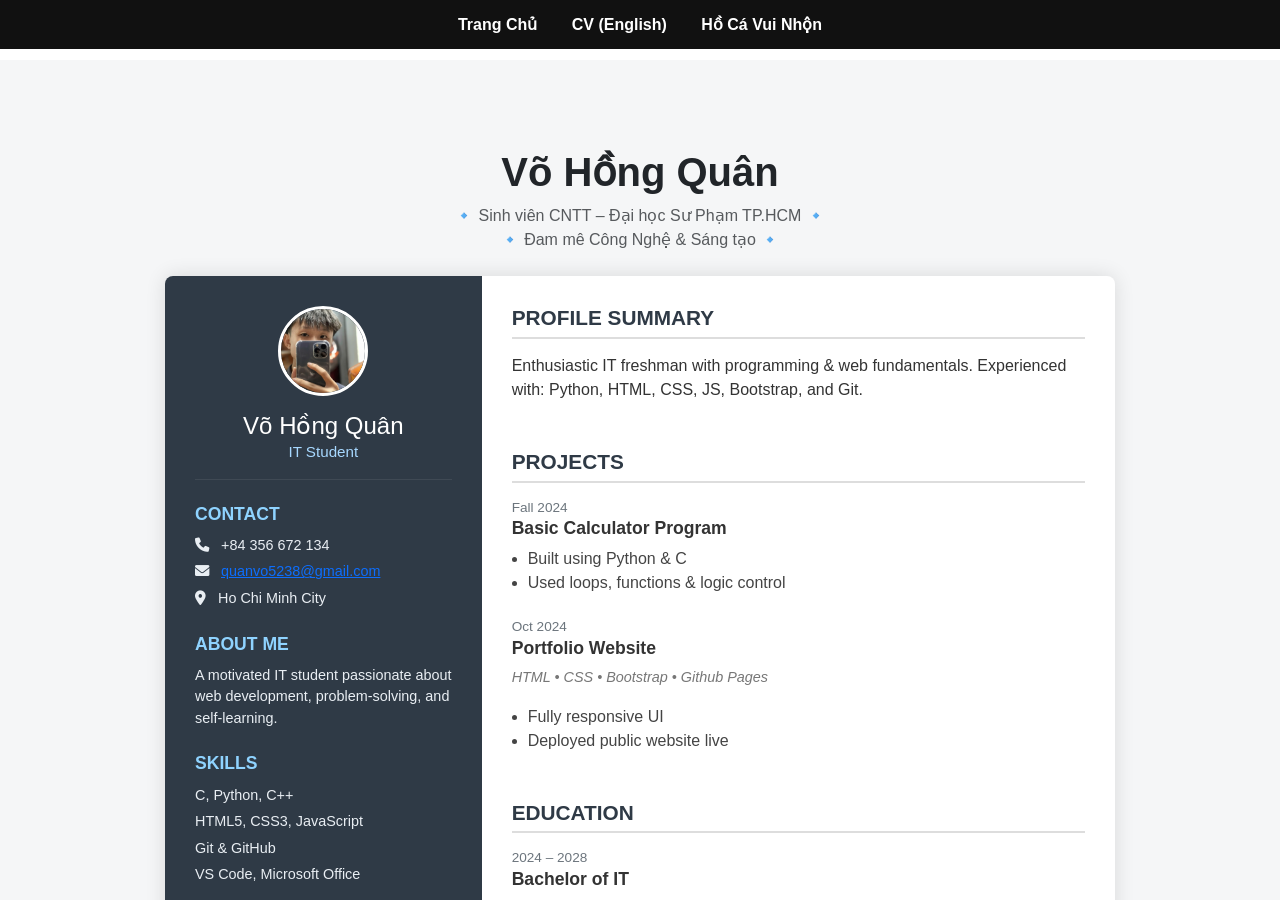
<file: CV/index.html>
<!DOCTYPE html>
<html lang="vi">
<head>
<meta charset="UTF-8">
<title>CV Online</title>

<style>
  * {
    margin:  0;
    padding: 0;
    box-sizing: border-box;
  }

  body {
    font-family: Arial, sans-serif;
    overflow: hidden;
  }

  nav {
    background: #111;
    padding: 15px;
    text-align: center;
    position: fixed;
    top: 0;
    width: 100vw;
    z-index: 9999;
  }

  nav a {
    color: white;
    margin: 0 15px;
    text-decoration: none;
    font-weight: bold;
  }

  iframe {
    position: absolute;
    top: 60px;
    left: 0;
    width: 100vw;
    height: calc(100vh - 60px);
    border: none;
  }
</style>
</head>

<body>

<nav>
  <a href="/vohongquan/index.html">Trang Chủ</a>
  <a href="/vohongquan/CV/">CV (English)</a>
  <a href="/vohongquan/HO_CA_VUI_NHON/">Hồ Cá Vui Nhộn</a>
</nav>

<iframe src="cv.html"></iframe>

</body>
</html>
</file>
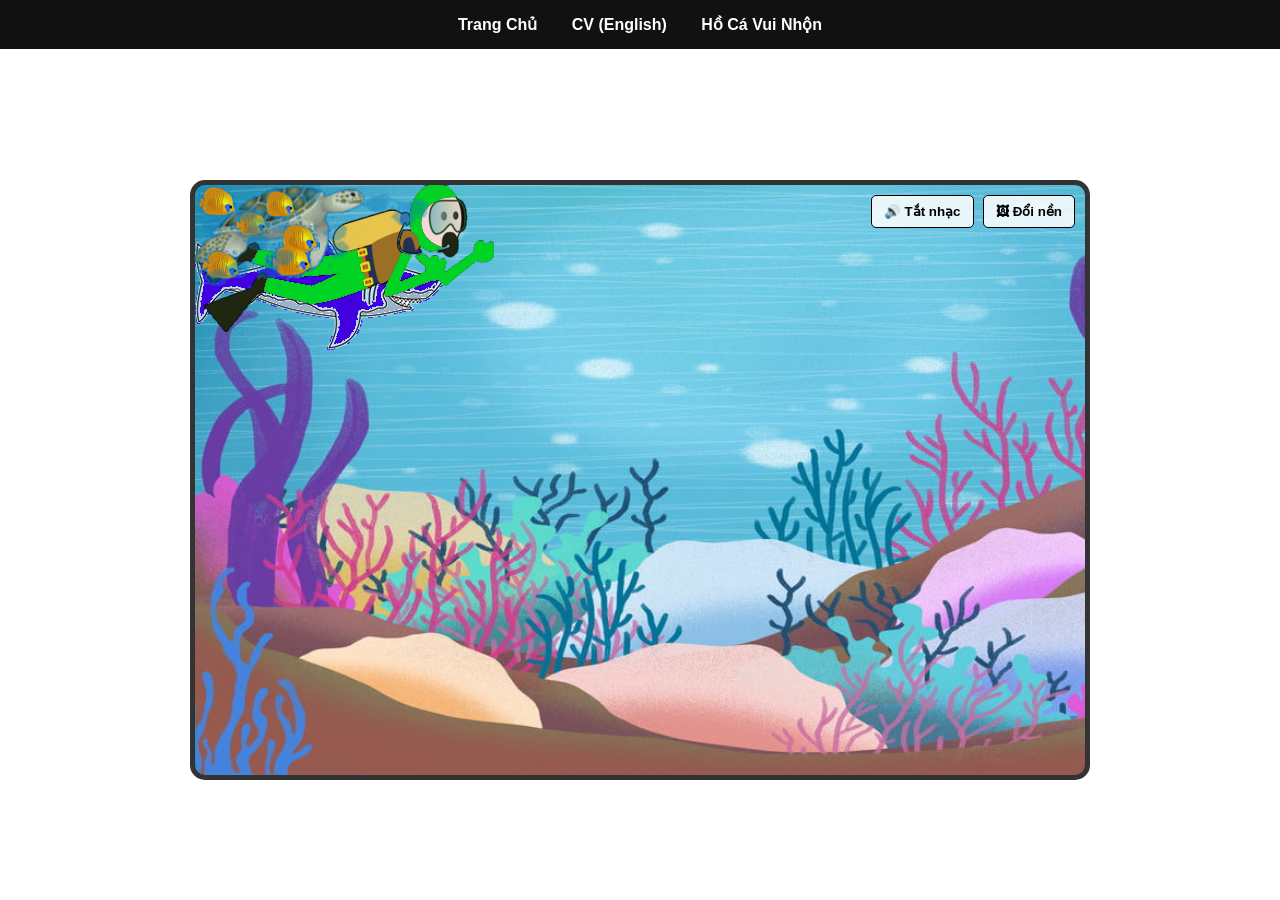
<file: HO_CA_VUI_NHON/index.html>
<!DOCTYPE html>
<html lang="vi">
<head>
<meta charset="UTF-8">
<title>Hồ Cá Vui Nhộn</title>

<style>
  * {
    margin: 0;
    padding: 0;
    box-sizing: border-box;
  }

  body {
    font-family: Arial, sans-serif;
    overflow: hidden;
  }

  nav {
    background: #111;
    padding: 15px;
    text-align: center;
    position: fixed;
    top: 0;
    width: 100vw;
    z-index: 9999;
  }

  nav a {
    color: white;
    margin: 0 15px;
    text-decoration: none;
    font-weight: bold;
  }

  iframe {
    position: absolute;
    top: 60px;
    left: 0;
    width: 100vw;
    height: calc(100vh - 60px);
    border: none;
  }
</style >
</head>

<body>

<nav>
  <a href="/vohongquan/index.html">Trang Chủ</a>
  <a href="/vohongquan/CV/">CV (English)</a>
  <a href="/vohongquan/HO_CA_VUI_NHON/">Hồ Cá Vui Nhộn</a>
</nav>

<iframe src="ho_ca.html"></iframe>

</body>
</html>
</file>
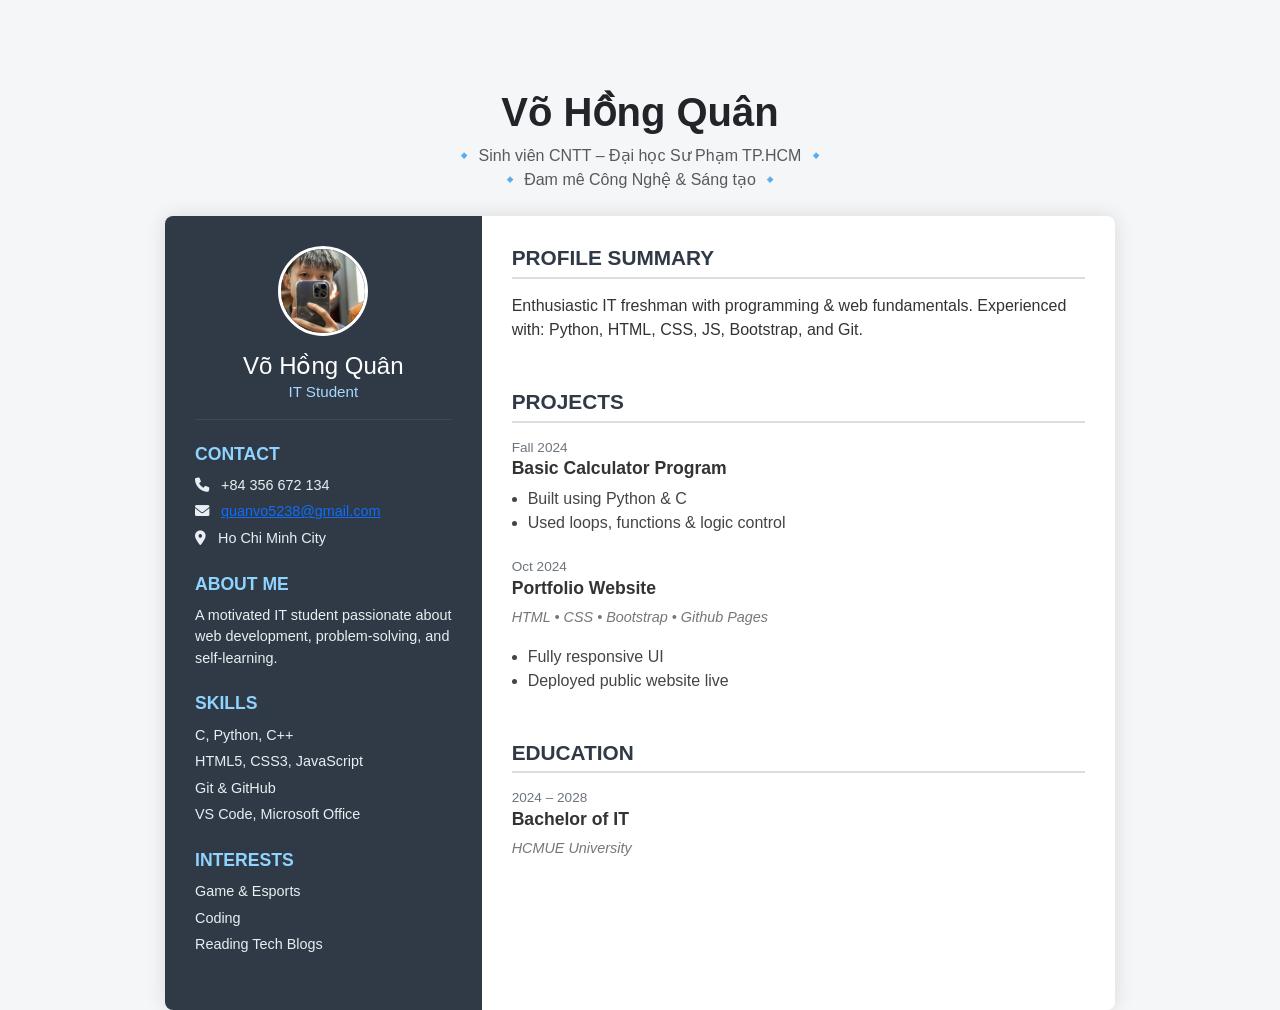
<file: CV/cv.html>
<!DOCTYPE html>
<html lang="en">
<head>
  <meta charset="UTF-8" />
  <meta name="viewport" content="width=device-width, initial-scale=1.0" />
  <title>Võ Hồng Quân - CV</title>

  <link href="https://cdn.jsdelivr.net/npm/bootstrap@5.3.3/dist/css/bootstrap.min.css" rel="stylesheet" />
  <link rel="stylesheet" href="cv.css" />
  <link rel="stylesheet" href="https://cdnjs.cloudflare.com/ajax/libs/font-awesome/6.0.0-beta3/css/all.min.css" />
</head>

<body>

  <div class="container cv-container">

    <div class="text-center mt-5 mb-4">
      <h1 class="fw-bold">Võ Hồng Quân</h1>

      <p class="text-muted mt-2">
        🔹 Sinh viên CNTT – Đại học Sư Phạm TP.HCM 🔹 <br>
        🔹 Đam mê Công Nghệ & Sáng tạo 🔹
      </p>
    </div>

    <div class="row cv-row">

      <div class="col-lg-4 cv-left-col p-4">
        <div class="text-center mb-4 cv-header">
          <img src="anh.jpg" class="img-fluid rounded-circle cv-avatar mb-3" alt="Avatar" />
          <h4 class="text-white mb-0">Võ Hồng Quân</h4>
          <p class="cv-title">IT Student</p>
          <hr class="cv-hr" />
        </div>

        <div class="cv-section mb-4">
          <h5 class="cv-heading">CONTACT</h5>
          <ul class="list-unstyled contact-list">
            <li><i class="fas fa-phone me-2"></i> +84 356 672 134</li>
            <li><i class="fas fa-envelope me-2"></i>
              <a href="mailto:quanvo5238@gmail.com">quanvo5238@gmail.com</a>
            </li>
            <li><i class="fas fa-map-marker-alt me-2"></i> Ho Chi Minh City</li>
          </ul>
        </div>

        <div class="cv-section mb-4">
          <h5 class="cv-heading">ABOUT ME</h5>
          <p class="cv-content-text">
            A motivated IT student passionate about web development, problem-solving, and self-learning.
          </p>
        </div>

        <div class="cv-section mb-4">
          <h5 class="cv-heading">SKILLS</h5>
          <ul class="list-unstyled skills-list">
            <li>C, Python, C++</li>
            <li>HTML5, CSS3, JavaScript</li>
            <li>Git & GitHub</li>
            <li>VS Code, Microsoft Office</li>
          </ul>
        </div>

        <div class="cv-section mb-4">
          <h5 class="cv-heading">INTERESTS</h5>
          <ul class="list-unstyled hobbies-list">
            <li>Game & Esports</li>
            <li>Coding</li>
            <li>Reading Tech Blogs</li>
          </ul>
        </div>

      </div>

      <div class="col-lg-8 cv-right-col p-4">
        <section class="mb-5">
          <h3 class="right-col-heading">PROFILE SUMMARY</h3>
          <p class="section-content">
            Enthusiastic IT freshman with programming & web fundamentals. Experienced with:
            Python, HTML, CSS, JS, Bootstrap, and Git.
          </p>
        </section>

        <section class="mb-5">
          <h3 class="right-col-heading">PROJECTS</h3>

          <div class="item-entry">
            <div class="item-duration">Fall 2024</div>
            <h4 class="item-title">Basic Calculator Program</h4>
            <ul class="item-description-list">
              <li>Built using Python & C</li>
              <li>Used loops, functions & logic control</li>
            </ul>
          </div>

          <div class="item-entry">
            <div class="item-duration">Oct 2024</div>
            <h4 class="item-title">Portfolio Website</h4>
            <p class="item-subtitle">HTML • CSS • Bootstrap • Github Pages</p>
            <ul class="item-description-list">
              <li>Fully responsive UI</li>
              <li>Deployed public website live</li>
            </ul>
          </div>
        </section>

        <section>
          <h3 class="right-col-heading">EDUCATION</h3>
          <div class="item-entry">
            <div class="item-duration">2024 – 2028</div>
            <h4 class="item-title">Bachelor of IT</h4>
            <p class="item-subtitle">HCMUE University</p>
          </div>
        </section>
      </div>
    </div>
  </div>

</body>
</html>
</file>
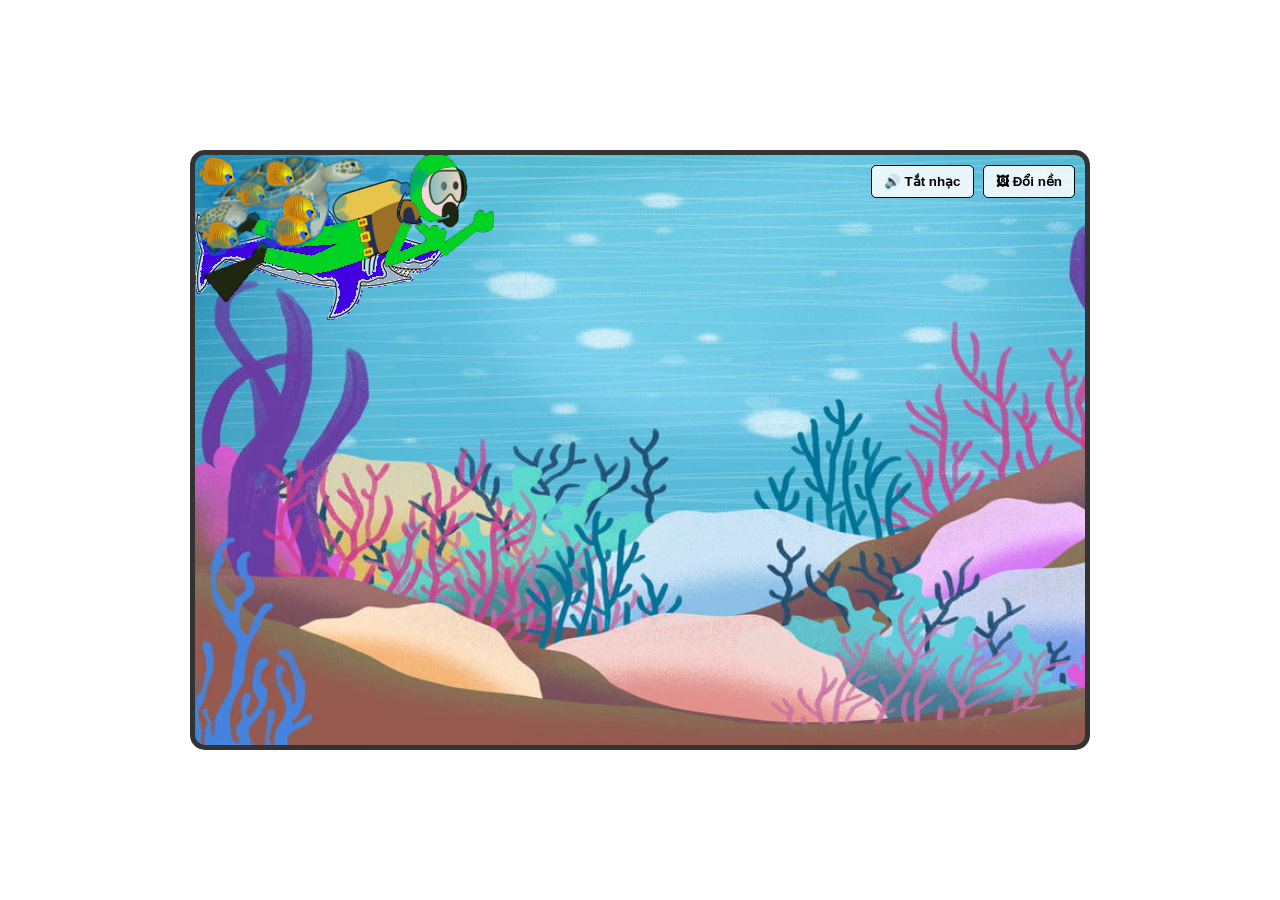
<file: HO_CA_VUI_NHON/ho_ca.html>
<!DOCTYPE html>
<html>
<head>
    <title>Hồ cá vui nhộn</title>
    <meta charset="utf-8">
    <link rel="stylesheet" href="mystyle.css">
</head>

<body>

<div class="wrapper">
    <div id="content">

        <div class="fish" id="shark"><img src="images/shark.png"></div>
        <div class="fish" id="diver1"><img src="images/diver1.png"></div>
        <div class="fish" id="diver2"><img src="images/diver2.png"></div>
        <div class="fish" id="diver3"><img src="images/diver3.png"></div>
        <div class="fish" id="turtle"><img src="images/turtle.png"></div>
        <div class="fish" id="goldfish"><img src="images/goldFishSchool.png"></div>
        <div class="fish" id="faintfish"><img src="images/faintSchool.png"></div>

        <div id="controls">
            <button id="musicBtn">🔊 Tắt nhạc</button>
            <button id="bgBtn">🖼 Đổi nền</button>
        </div>

    </div>
</div>

<audio id="myAudio" autoplay loop>
    <source src="babyshark.mp3" type="audio/mpeg">
</audio>

<script>
    const audio = document.getElementById("myAudio");
    const btn = document.getElementById("musicBtn");

    btn.addEventListener("click", () => {
        if (audio.paused) {
            audio.play();
            btn.textContent = "🔊 Tắt nhạc";
        } else {
            audio.pause();
            btn.textContent = "🔈 Bật nhạc";
        }
    });

    const backgrounds = [
        "images/bg1.jpg",
        "images/bg2.jpg",
        "images/bg3.jpg",
        "images/bg4.jpg"
    ];

    let bgIndex = 0;
    const bgBtn = document.getElementById("bgBtn");
    const content = document.getElementById("content");

    bgBtn.onclick = function() {
        bgIndex = (bgIndex + 1) % backgrounds.length;
        content.style.backgroundImage = `url('${backgrounds[bgIndex]}')`;
    };
</script>

</body>
</html>
</file>
<file: CV/cv.css>
body {
  background: #f5f6f7;
  font-family: Arial, sans-serif;
}

.cv-container {
  padding-top: 40px;
  margin: auto;
  max-width: 950px;
}

.cv-row {
  border-radius: 8px;
  overflow: hidden;
  background: white;
  display: flex;
  box-shadow: 0 0 20px rgba(0,0,0,0.12);
}

.cv-left-col {
  background-color: #2f3a46;
  color: white;
  padding: 30px !important;
}

.cv-avatar {
  width: 90px;
  height: 90px;
  object-fit: cover;
  border: 3px solid #fff;
}

.cv-title {
  font-size: 0.95em;
  color: #a7d8ff;
  margin-bottom: 0;
}

.cv-hr {
  border-top: 1px solid rgba(255,255,255,0.3);
  margin-top: 15px;
}

.cv-heading {
  font-size: 1.1em;
  font-weight: 700;
  color: #8fd3ff;
  margin-top: 20px;
  margin-bottom: 10px;
}

.cv-content-text,
.contact-list li,
.skills-list li,
.hobbies-list li {
  font-size: 0.9em;
  color: #e9eef3;
  margin-bottom: 5px;
}

.cv-right-col {
  padding: 30px !important;
  color: #333;
}

.right-col-heading {
  font-size: 1.3em;
  color: #2f3a46;
  font-weight: 700;
  border-bottom: 2px solid #ddd;
  padding-bottom: 6px;
  margin-bottom: 15px;
}

.item-entry {
  margin-bottom: 22px;
}

.item-duration {
  font-size: 0.85em;
  color: #6c757d;
}

.item-title {
  font-size: 1.1em;
  font-weight: bold;
  color: #333;
}

.item-subtitle {
  font-style: italic;
  font-size: 0.9em;
  color: #777;
}

.item-description-list {
  padding-left: 16px;
  color: #444;
}
</file>
<file: HO_CA_VUI_NHON/mystyle.css>
* { margin: 0; padding: 0; box-sizing: border-box; }

html, body {
    margin: 0;
    padding: 0;
    height: 100%;
}

body {
    background: white;
    font-family: Arial, sans-serif;
    overflow: hidden;
}

.wrapper {
    display: flex;
    justify-content: center;
    align-items: center;
    width: 100vw;
    height: 100vh;
}


#content {
    width: 900px;
    height: 600px;
    position: relative;
    background-image: url("images/bg1.jpg");
    background-size: cover;
    background-position: 0 0;
    animation: bgScroll 25s linear infinite;
    border: 5px solid #333;
    border-radius: 15px;
    overflow: hidden;
}

@keyframes bgScroll {
    0% { background-position: 0 0; }
    100% { background-position: -1500px 0; }
}

#controls {
    position: absolute;
    top: 10px;
    right: 10px;
    z-index: 999;
}

#controls button {
    padding: 8px 12px;
    margin-left: 5px;
    border: 1px solid #000;
    border-radius: 5px;
    background: rgba(255,255,255,0.85);
    font-weight: bold;
    cursor: pointer;
}

.fish {
    position: absolute;
}

#shark {
    width: 200px;
    animation: SharkMove 10s linear infinite;
}

@keyframes SharkMove {
    0%   {left: 0px; top: 400px; transform: scaleX(1);}
    49%  {left: 700px; top: 400px; transform: scaleX(1);}
    50%  {left: 700px; top: 400px; transform: scaleX(-1);}
    100% {left: 0px; top: 400px; transform: scaleX(-1);}
}

#turtle {
    width: 150px;
    animation: TurtleMove 14s linear infinite;
}

@keyframes TurtleMove {
    0%   {left: 0px; top: 500px; transform: scaleX(1);}
    50%  {left: 700px; top: 500px; transform: scaleX(1);}
    51%  {left: 700px; top: 500px; transform: scaleX(-1);}
    100% {left: 0px; top: 500px; transform: scaleX(-1);}
}

#diver1 {
    width: 180px;
    animation: Diver1Move 12s linear infinite;
}

@keyframes Diver1Move {
    0%   {left: 100px; top: 100px; transform: scaleX(1);}
    30%  {left: 700px; top: 100px; transform: scaleX(1);}
    31%  {left: 700px; top: 100px; transform: scaleX(-1);}
    60%  {left: 300px; top: 300px; transform: scaleX(-1);}
    100% {left: 100px; top: 100px; transform: scaleX(1);}
}

#diver2 {
    width: 180px;
    animation: Diver2Move 14s linear infinite;
}

@keyframes Diver2Move {
    0%   {left: 700px; top: 200px; transform: scaleX(-1);}
    40%  {left: 100px; top: 400px; transform: scaleX(-1);}
    41%  {left: 100px; top: 400px; transform: scaleX(1);}
    80%  {left: 50px; top: 200px; transform: scaleX(1);}
    100% {left: 700px; top: 200px; transform: scaleX(-1);}
}

#diver3 {
    width: 180px;
    animation: Diver3Move 16s linear infinite;
}

@keyframes Diver3Move {
    0%   {left: 200px; top: 450px; transform: scaleX(1);}
    25%  {left: 700px; top: 100px; transform: scaleX(1);}
    26%  {left: 700px; top: 100px; transform: scaleX(-1);}
    75%  {left: 300px; top: 550px; transform: scaleX(-1);}
    100% {left: 200px; top: 450px; transform: scaleX(1);}
}

#goldfish {
    width: 150px;
    animation: FishMove 8s linear infinite;
}

@keyframes FishMove {
    0%   {left: 700px; top: 100px; transform: scaleX(-1);}
    49%  {left: 50px; top: 100px; transform: scaleX(-1);}
    50%  {left: 50px; top: 100px; transform: scaleX(1);}
    100% {left: 700px; top: 100px; transform: scaleX(1);}
}

#faintfish {
    width: 160px;
    opacity: 0.4;
    animation: FaintMove 18s linear infinite;
}

@keyframes FaintMove {
    0%   {left: 800px; top: 300px; transform: scaleX(-1);}
    40%  {left: 50px;  top: 250px; transform: scaleX(-1);}
    41%  {left: 50px;  top: 250px; transform: scaleX(1);}
    80%  {left: 600px;  top: 350px; transform: scaleX(1);}
    100% {left: 800px; top: 300px; transform: scaleX(-1);}
}
</file>
